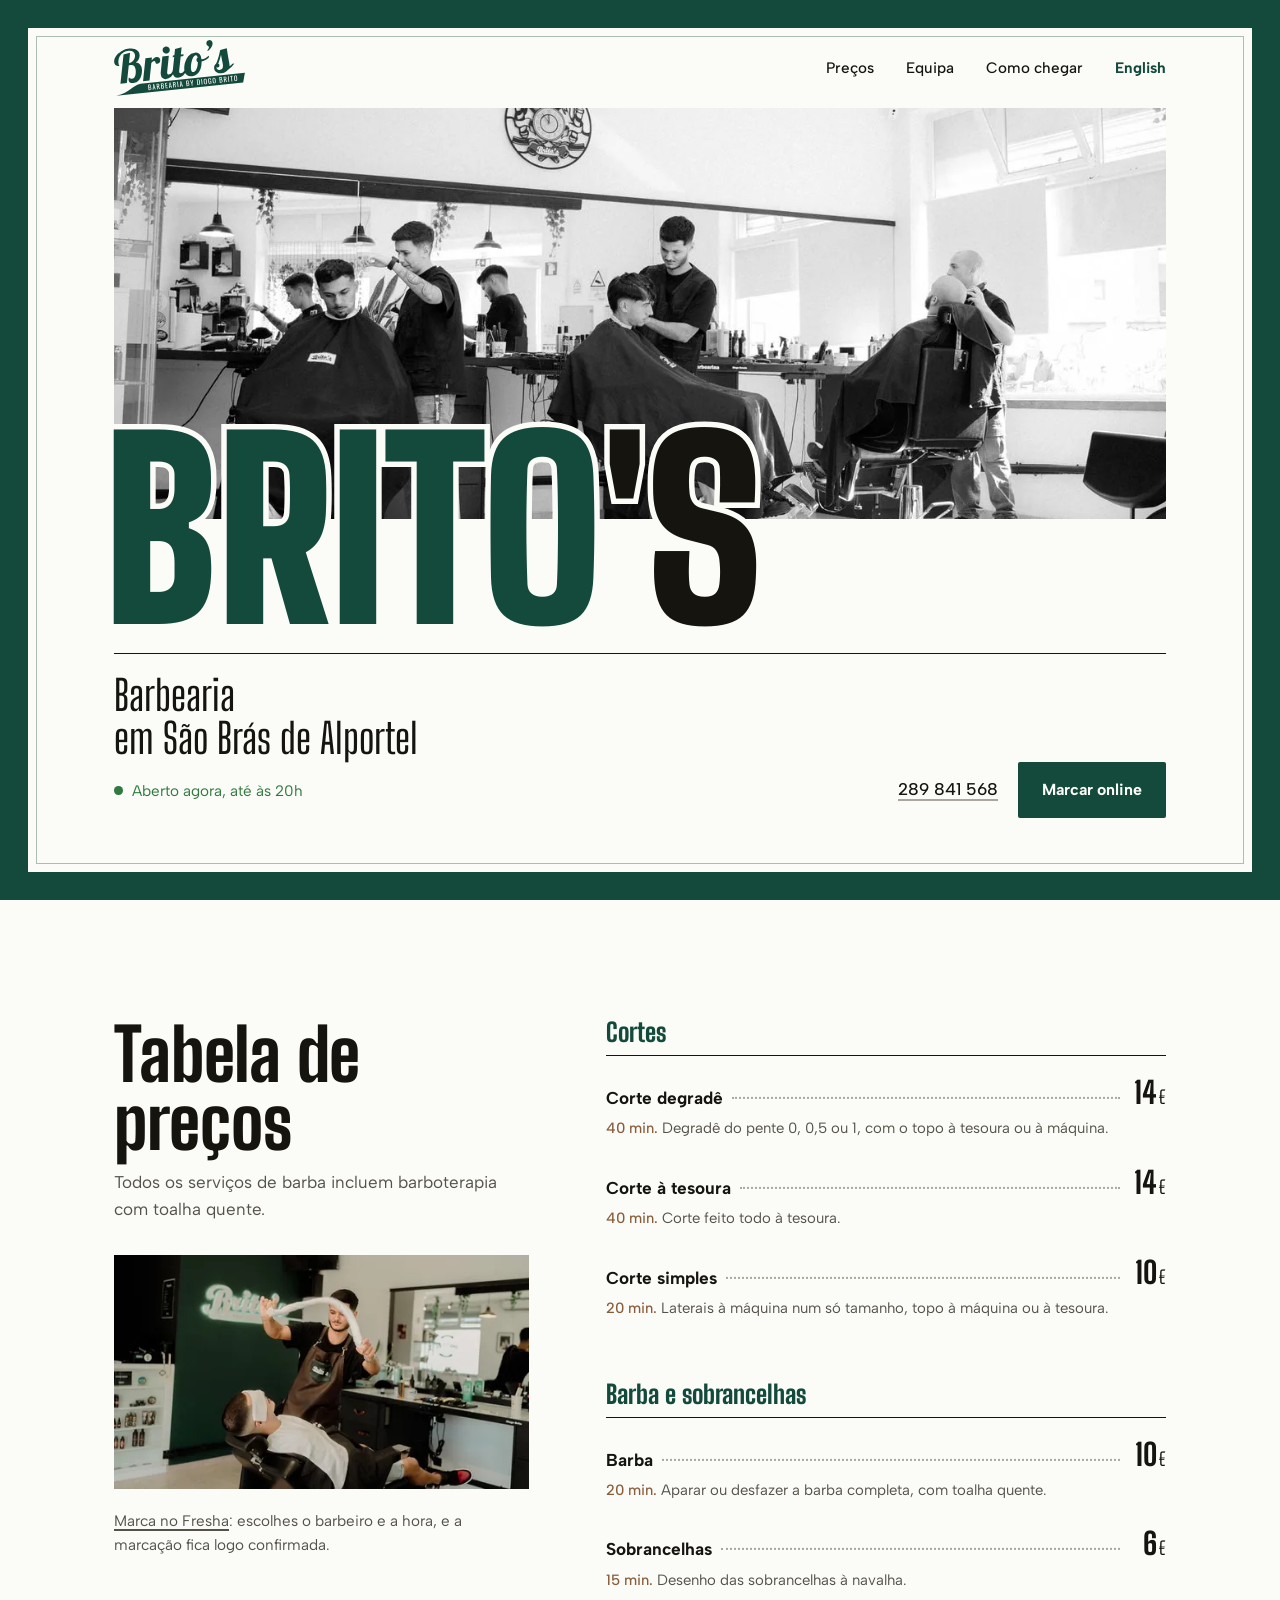
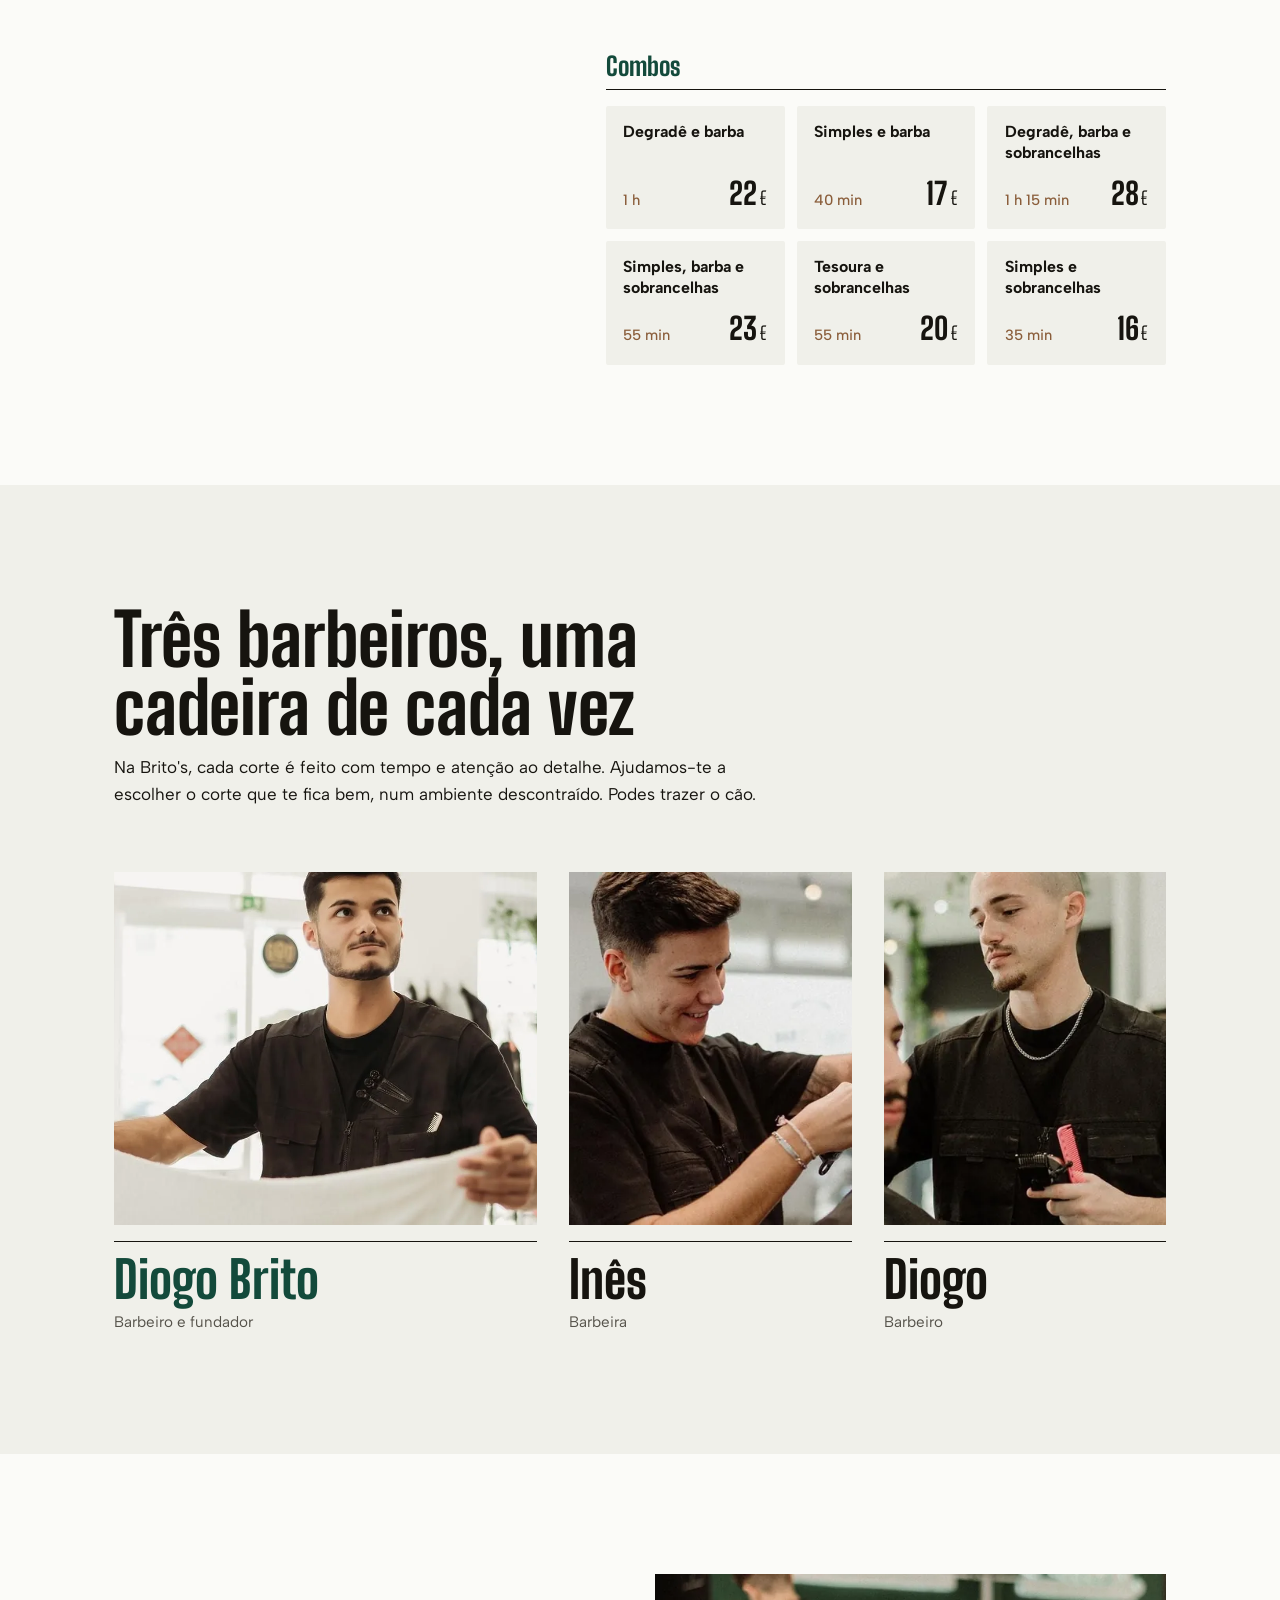
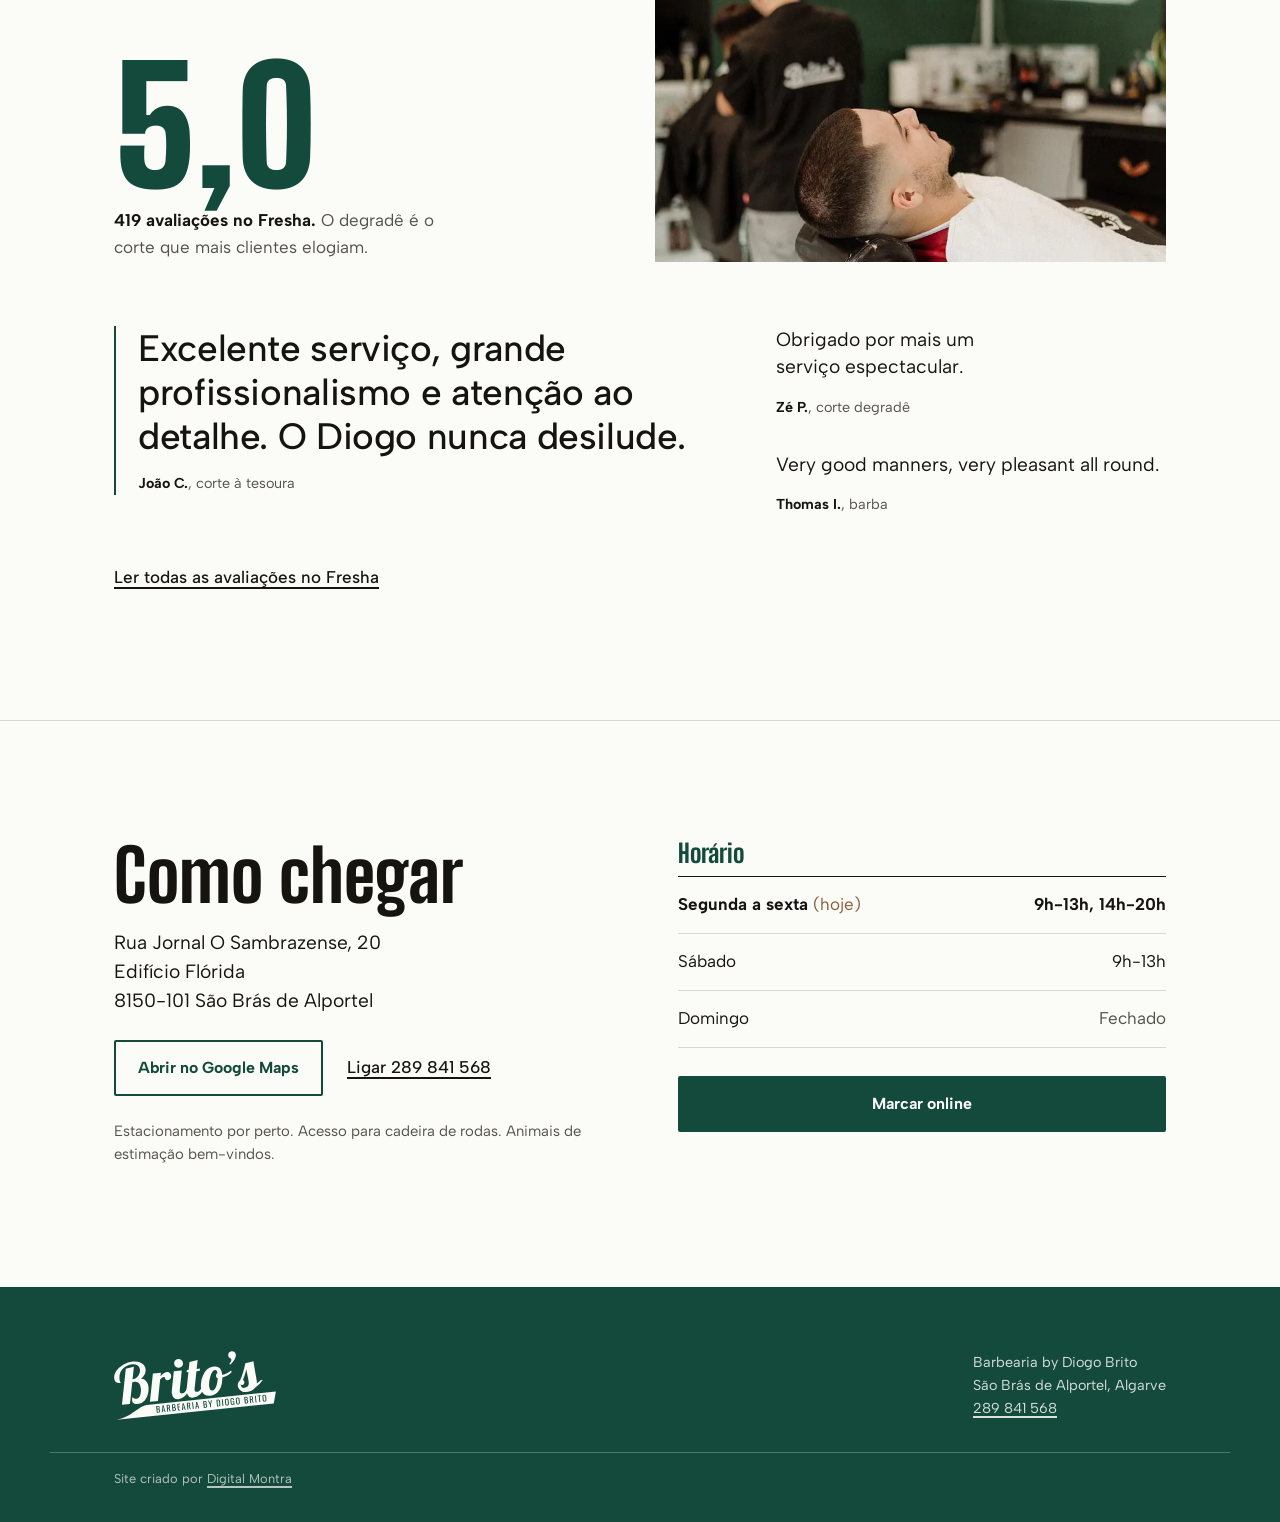
<file: public/index.html>
<!doctype html>
<html lang="pt-PT">
<head>
<meta charset="utf-8">
<meta name="viewport" content="width=device-width, initial-scale=1">
<title>Brito's Barbearia - São Brás de Alportel</title>
<meta name="description" content="Barbearia em São Brás de Alportel. Cortes degradê, à tesoura, barba com toalha quente e sobrancelhas. Marcação online.">
<meta name="theme-color" content="#134A3B" media="(prefers-color-scheme: light)">
<meta name="theme-color" content="#1F6B54" media="(prefers-color-scheme: dark)">
<meta property="og:type" content="website">
<meta property="og:locale" content="pt_PT">
<meta property="og:locale:alternate" content="en_GB">
<meta property="og:site_name" content="Brito's Barbearia">
<meta property="og:title" content="Brito's Barbearia - São Brás de Alportel">
<meta property="og:description" content="Cortes degradê, à tesoura, barba com toalha quente e sobrancelhas. Marcação online.">
<link rel="icon" href="favicon.svg" type="image/svg+xml">
<link rel="alternate" hreflang="pt-PT" href="./">
<link rel="alternate" hreflang="en" href="en/">
<link rel="preload" href="fontes/big-shoulders-display-latin-900-normal.woff2" as="font" type="font/woff2" crossorigin>
<link rel="preload" href="fontes/albert-sans-latin-400-normal.woff2" as="font" type="font/woff2" crossorigin>
<link rel="stylesheet" href="estilo.css">
<script type="application/ld+json">
{
  "@context": "https://schema.org",
  "@type": "HairSalon",
  "name": "Brito's Barbearia",
  "alternateName": "Barbearia by Diogo Brito",
  "address": {
    "@type": "PostalAddress",
    "streetAddress": "Rua Jornal O Sambrazense, 20, Edifício Flórida",
    "postalCode": "8150-101",
    "addressLocality": "São Brás de Alportel",
    "addressRegion": "Algarve",
    "addressCountry": "PT"
  },
  "geo": {
    "@type": "GeoCoordinates",
    "latitude": 37.15465,
    "longitude": -7.88982
  },
  "telephone": "+351 289 841 568",
  "openingHoursSpecification": [
    {
      "@type": "OpeningHoursSpecification",
      "dayOfWeek": [
        "Monday",
        "Tuesday",
        "Wednesday",
        "Thursday",
        "Friday"
      ],
      "opens": "09:00:00",
      "closes": "13:00:00"
    },
    {
      "@type": "OpeningHoursSpecification",
      "dayOfWeek": [
        "Monday",
        "Tuesday",
        "Wednesday",
        "Thursday",
        "Friday"
      ],
      "opens": "14:00:00",
      "closes": "20:00:00"
    },
    {
      "@type": "OpeningHoursSpecification",
      "dayOfWeek": "Saturday",
      "opens": "09:00:00",
      "closes": "13:00:00"
    }
  ],
  "priceRange": "6-28 €",
  "founder": {
    "@type": "Person",
    "name": "Diogo Brito"
  },
  "sameAs": [
    "https://www.fresha.com/a/britos-barbearia-sao-bras-de-alportel-sao-bras-de-alportel-rua-jornal-o-sambrazense-u63k7c5z",
    "https://maps.app.goo.gl/cMUVT2u6RegQSmqG8"
  ]
}
</script>
</head>
<body>
<a class="saltar" href="#conteudo">Saltar para o conteúdo</a>

<header class="fachada">
  <div class="topo">
    <a class="marca-link" href="#"><picture><source srcset="img/logo-branco.svg" media="(prefers-color-scheme: dark)"><img src="img/logo-verde.svg" width="124" height="53" alt="Brito's, Barbearia by Diogo Brito"></picture></a>
    <nav aria-label="Principal">
      <a href="#precos">Preços</a>
      <a href="#equipa" class="opc">Equipa</a>
      <a href="#visitar" class="opc-xs">Como chegar</a>
      <a href="en/" class="idioma" hreflang="en" lang="en">English</a>
    </nav>
  </div>

  <div class="vitrine">
    <picture><source srcset="img/foto-1.webp" type="image/webp"><img src="img/foto-1.jpg" width="1280" height="720" fetchpriority="high"
         alt="Interior da Brito's: três barbeiros a cortar o cabelo a clientes, frente ao espelho comprido."></picture>
  </div>

  <div class="letreiro">
    <h1>Brito<span class="aps">'s</span></h1>
    <div class="sub">
      <div>
        <p class="oficio">Barbearia em&nbsp;São&nbsp;Brás&nbsp;de&nbsp;Alportel</p>
        <p class="estado" id="estado" aria-live="polite">Seg. a sex. 9h-13h e 14h-20h. Sáb. 9h-13h.</p>
      </div>
      <div class="acoes">
        <a class="tel" href="tel:+351289841568">289 841 568</a>
        <a class="btn" href="https://www.fresha.com/a/britos-barbearia-sao-bras-de-alportel-sao-bras-de-alportel-rua-jornal-o-sambrazense-u63k7c5z" target="_blank" rel="noopener">Marcar online<span class="sr-only"> (abre noutra janela)</span></a>
      </div>
    </div>
  </div>
</header>

<div class="barra-fixa" id="barra-fixa">
  <div class="wrap">
    <a class="marca-link" href="#" tabindex="-1" aria-hidden="true"><picture><source srcset="img/logo-branco.svg" media="(prefers-color-scheme: dark)"><img src="img/logo-verde.svg" width="103" height="44" alt=""></picture></a>
    <div class="acoes-fixa">
      <a class="tel" href="tel:+351289841568">289 841 568</a>
      <a class="btn" href="https://www.fresha.com/a/britos-barbearia-sao-bras-de-alportel-sao-bras-de-alportel-rua-jornal-o-sambrazense-u63k7c5z" target="_blank" rel="noopener">Marcar online<span class="sr-only"> (abre noutra janela)</span></a>
    </div>
  </div>
</div>

<main id="conteudo" tabindex="-1">
  <section id="precos">
    <div class="wrap tabela-grid">
      <div class="cabeca">
        <h2 class="titulo">Tabela de preços</h2>
        <p class="intro">Todos os serviços de barba incluem barboterapia com toalha quente.</p>
        <picture><source srcset="img/foto-2-480.webp 480w, img/foto-2-800.webp 800w, img/foto-2.webp 1280w" sizes="(min-width: 1180px) 410px, (min-width: 861px) 35vw, 92vw" type="image/webp"><img class="foto" src="img/foto-2.jpg" width="1280" height="720" loading="lazy"
             alt="Barbeiro de avental de couro estende uma toalha quente sobre um cliente reclinado."></picture>
        <p class="nota"><a href="https://www.fresha.com/a/britos-barbearia-sao-bras-de-alportel-sao-bras-de-alportel-rua-jornal-o-sambrazense-u63k7c5z" target="_blank" rel="noopener">Marca no Fresha<span class="sr-only"> (abre noutra janela)</span></a>: escolhes o barbeiro e a hora, e a marcação fica logo confirmada.</p>
      </div>

      <div>
        <div class="grupo">
          <h3>Cortes</h3>
          <div class="servico">
            <div class="linha"><span class="nome">Corte degradê</span><span class="pontos"></span><span class="preco">14<small>€</small></span></div>
            <p class="det"><span class="min">40 min.</span> Degradê do pente 0, 0,5 ou 1, com o topo à tesoura ou à máquina.</p>
          </div>
          <div class="servico">
            <div class="linha"><span class="nome">Corte à tesoura</span><span class="pontos"></span><span class="preco">14<small>€</small></span></div>
            <p class="det"><span class="min">40 min.</span> Corte feito todo à tesoura.</p>
          </div>
          <div class="servico">
            <div class="linha"><span class="nome">Corte simples</span><span class="pontos"></span><span class="preco">10<small>€</small></span></div>
            <p class="det"><span class="min">20 min.</span> Laterais à máquina num só tamanho, topo à máquina ou à tesoura.</p>
          </div>
        </div>

        <div class="grupo">
          <h3>Barba e sobrancelhas</h3>
          <div class="servico">
            <div class="linha"><span class="nome">Barba</span><span class="pontos"></span><span class="preco">10<small>€</small></span></div>
            <p class="det"><span class="min">20 min.</span> Aparar ou desfazer a barba completa, com toalha quente.</p>
          </div>
          <div class="servico">
            <div class="linha"><span class="nome">Sobrancelhas</span><span class="pontos"></span><span class="preco">6<small>€</small></span></div>
            <p class="det"><span class="min">15 min.</span> Desenho das sobrancelhas à navalha.</p>
          </div>
        </div>

        <div class="grupo">
          <h3>Combos</h3>
          <ul class="combos">
            <li><span class="nome">Degradê e barba</span><span class="pe"><span class="min">1 h</span><span class="preco">22<small>€</small></span></span></li>
            <li><span class="nome">Simples e barba</span><span class="pe"><span class="min">40 min</span><span class="preco">17<small>€</small></span></span></li>
            <li><span class="nome">Degradê, barba e sobrancelhas</span><span class="pe"><span class="min">1 h 15 min</span><span class="preco">28<small>€</small></span></span></li>
            <li><span class="nome">Simples, barba e sobrancelhas</span><span class="pe"><span class="min">55 min</span><span class="preco">23<small>€</small></span></span></li>
            <li><span class="nome">Tesoura e sobrancelhas</span><span class="pe"><span class="min">55 min</span><span class="preco">20<small>€</small></span></span></li>
            <li><span class="nome">Simples e sobrancelhas</span><span class="pe"><span class="min">35 min</span><span class="preco">16<small>€</small></span></span></li>
          </ul>
        </div>
      </div>
    </div>
  </section>

  <section id="equipa" class="equipa">
    <div class="wrap sobre">
      <h2 class="titulo">Três barbeiros, uma cadeira de cada vez</h2>
      <p>Na Brito's, cada corte é feito com tempo e atenção ao detalhe. Ajudamos-te a escolher o corte que te fica bem, num ambiente descontraído. Podes trazer o cão.</p>
    </div>
    <ul class="wrap barbeiros">
      <li class="fundador">
        <picture><source srcset="img/foto-6.webp" type="image/webp"><img src="img/foto-6.jpg" width="1200" height="675" loading="lazy"
             alt="Diogo Brito, de farda preta, estende uma toalha branca na barbearia."></picture>
        <span class="n">Diogo Brito</span><span class="f">Barbeiro e fundador</span>
      </li>
      <li>
        <picture><source srcset="img/foto-7-480.webp 480w, img/foto-7-800.webp 800w, img/foto-7.webp 1200w" sizes="(min-width: 1180px) 630px, (min-width: 861px) 54vw, 97vw" type="image/webp"><img src="img/foto-7.jpg" width="1200" height="675" loading="lazy"
             alt="Inês, sorridente, faz um degradê à máquina a um cliente."></picture>
        <span class="n">Inês</span><span class="f">Barbeira</span>
      </li>
      <li>
        <picture><source srcset="img/foto-8-480.webp 480w, img/foto-8-800.webp 800w, img/foto-8.webp 1200w" sizes="(min-width: 1180px) 630px, (min-width: 861px) 54vw, 97vw" type="image/webp"><img src="img/foto-8.jpg" width="1200" height="675" loading="lazy"
             alt="Diogo, de pé atrás de um cliente, com a máquina e um pente na mão."></picture>
        <span class="n">Diogo</span><span class="f">Barbeiro</span>
      </li>
    </ul>
  </section>

  <section id="opinioes">
    <div class="wrap">
      <h2 class="sr-only">Opiniões</h2>
      <div class="opinioes-topo">
        <div class="nota-grande">
          <span class="valor">5,0</span>
          <p><strong>419 avaliações no Fresha.</strong> O degradê é o corte que mais clientes elogiam.</p>
        </div>
        <picture><source srcset="img/foto-9-480.webp 480w, img/foto-9-800.webp 800w, img/foto-9.webp 1200w" sizes="(min-width: 1180px) 500px, (min-width: 861px) 43vw, 92vw" type="image/webp"><img class="foto" src="img/foto-9.jpg" width="1200" height="675" loading="lazy"
             alt="Cliente reclinado na cadeira com um degradê acabado de fazer, em frente à parede verde da barbearia."></picture>
      </div>
      <ul class="citacoes">
        <li><blockquote>
          <p>Excelente serviço, grande profissionalismo e atenção ao detalhe. O Diogo nunca desilude.</p>
          <footer><b>João C.</b>, corte à tesoura</footer>
        </blockquote></li>
        <li><blockquote>
          <p>Obrigado por mais um serviço espectacular.</p>
          <footer><b>Zé P.</b>, corte degradê</footer>
        </blockquote></li>
        <li><blockquote>
          <p>Very good manners, very pleasant all round.</p>
          <footer><b>Thomas I.</b>, barba</footer>
        </blockquote></li>
      </ul>
      <p class="mais"><a href="https://www.fresha.com/a/britos-barbearia-sao-bras-de-alportel-sao-bras-de-alportel-rua-jornal-o-sambrazense-u63k7c5z" target="_blank" rel="noopener">Ler todas as avaliações no Fresha<span class="sr-only"> (abre noutra janela)</span></a></p>
    </div>
  </section>

  <section id="visitar" class="visitar">
    <div class="wrap visitar-grid">
      <div>
        <h2 class="titulo">Como chegar</h2>
        <address>
          Rua Jornal O Sambrazense, 20<br>
          Edifício Flórida<br>
          8150-101 São&nbsp;Brás&nbsp;de&nbsp;Alportel
        </address>
        <div class="links-visita">
          <a class="btn btn-sec" href="https://maps.app.goo.gl/cMUVT2u6RegQSmqG8" target="_blank" rel="noopener">Abrir no Google Maps<span class="sr-only"> (abre noutra janela)</span></a>
          <a href="tel:+351289841568">Ligar 289 841 568</a>
        </div>
        <p class="extras">Estacionamento por perto. Acesso para cadeira de rodas. Animais de estimação bem-vindos.</p>
      </div>

      <div class="horario-col">
        <table class="horario" id="horario">
          <caption>Horário</caption>
          <tbody>
            <tr data-dias="1 2 3 4 5"><th scope="row">Segunda a sexta</th><td><span class="faixa">9h-13h,</span> <span class="faixa">14h-20h</span></td></tr>
            <tr data-dias="6"><th scope="row">Sábado</th><td>9h-13h</td></tr>
            <tr data-dias="0"><th scope="row">Domingo</th><td class="fechado">Fechado</td></tr>
          </tbody>
        </table>
        <a class="btn reservar-fim" href="https://www.fresha.com/a/britos-barbearia-sao-bras-de-alportel-sao-bras-de-alportel-rua-jornal-o-sambrazense-u63k7c5z" target="_blank" rel="noopener">Marcar online<span class="sr-only"> (abre noutra janela)</span></a>
      </div>
    </div>
  </section>
</main>

<footer class="rodape">
  <div class="wrap">
    <img class="marca" src="img/logo-branco.svg" width="325" height="139" alt="Brito's" loading="lazy">
    <p>Barbearia by Diogo Brito<br>São&nbsp;Brás&nbsp;de&nbsp;Alportel, Algarve<br><a href="tel:+351289841568">289 841 568</a></p>
  </div>
  <div class="wrap credito">
    <p>Site criado por <a href="https://digitalmontra.pt/" target="_blank" rel="noopener">Digital Montra<span class="sr-only"> (abre noutra janela)</span></a></p>
  </div>
</footer>

<script>
  // Estado em tempo real, sempre na hora de Lisboa
  (function () {
    const horario = {
      1: [[9, 13], [14, 20]], 2: [[9, 13], [14, 20]], 3: [[9, 13], [14, 20]],
      4: [[9, 13], [14, 20]], 5: [[9, 13], [14, 20]], 6: [[9, 13]], 0: []
    };
    const dias = ["domingo", "segunda", "terça", "quarta", "quinta", "sexta", "sábado"];

    function agoraLisboa() {
      const p = new Intl.DateTimeFormat("en-GB", {
        timeZone: "Europe/Lisbon", weekday: "short", hour: "2-digit", minute: "2-digit", hourCycle: "h23"
      }).formatToParts(new Date());
      const get = t => p.find(x => x.type === t).value;
      const d = ["Sun", "Mon", "Tue", "Wed", "Thu", "Fri", "Sat"].indexOf(get("weekday"));
      return { d, h: +get("hour") + +get("minute") / 60 };
    }

    function proximaAbertura(d, h) {
      for (let i = 0; i < 8; i++) {
        const dia = (d + i) % 7;
        for (const [a] of horario[dia]) {
          if (i > 0 || a > h) {
            const quando = i === 0 ? "hoje" : i === 1 ? "amanhã" : dia === 1 ? "segunda-feira" : dias[dia];
            return `Abre ${quando} às ${a}h`;
          }
        }
      }
    }

    function atualizar() {
      const { d, h } = agoraLisboa();
      const el = document.getElementById("estado");
      const aberto = horario[d].find(([a, f]) => h >= a && h < f);
      el.classList.toggle("aberto", !!aberto);
      const texto = aberto
        ? `Aberto agora, até às ${aberto[1]}h`
        : `Fechado agora. ${proximaAbertura(d, h)}`;
      // aria-live: rewriting the same text every minute would re-announce it
      if (el.textContent !== texto) el.textContent = texto;
      document.querySelectorAll("#horario tr").forEach(tr =>
        tr.classList.toggle("hoje", tr.dataset.dias.split(" ").includes(String(d))));
    }

    atualizar();
    setInterval(atualizar, 60000);
  })();
</script>
<script src="barra-fixa.js" defer></script>
</body>
</html>
</file>
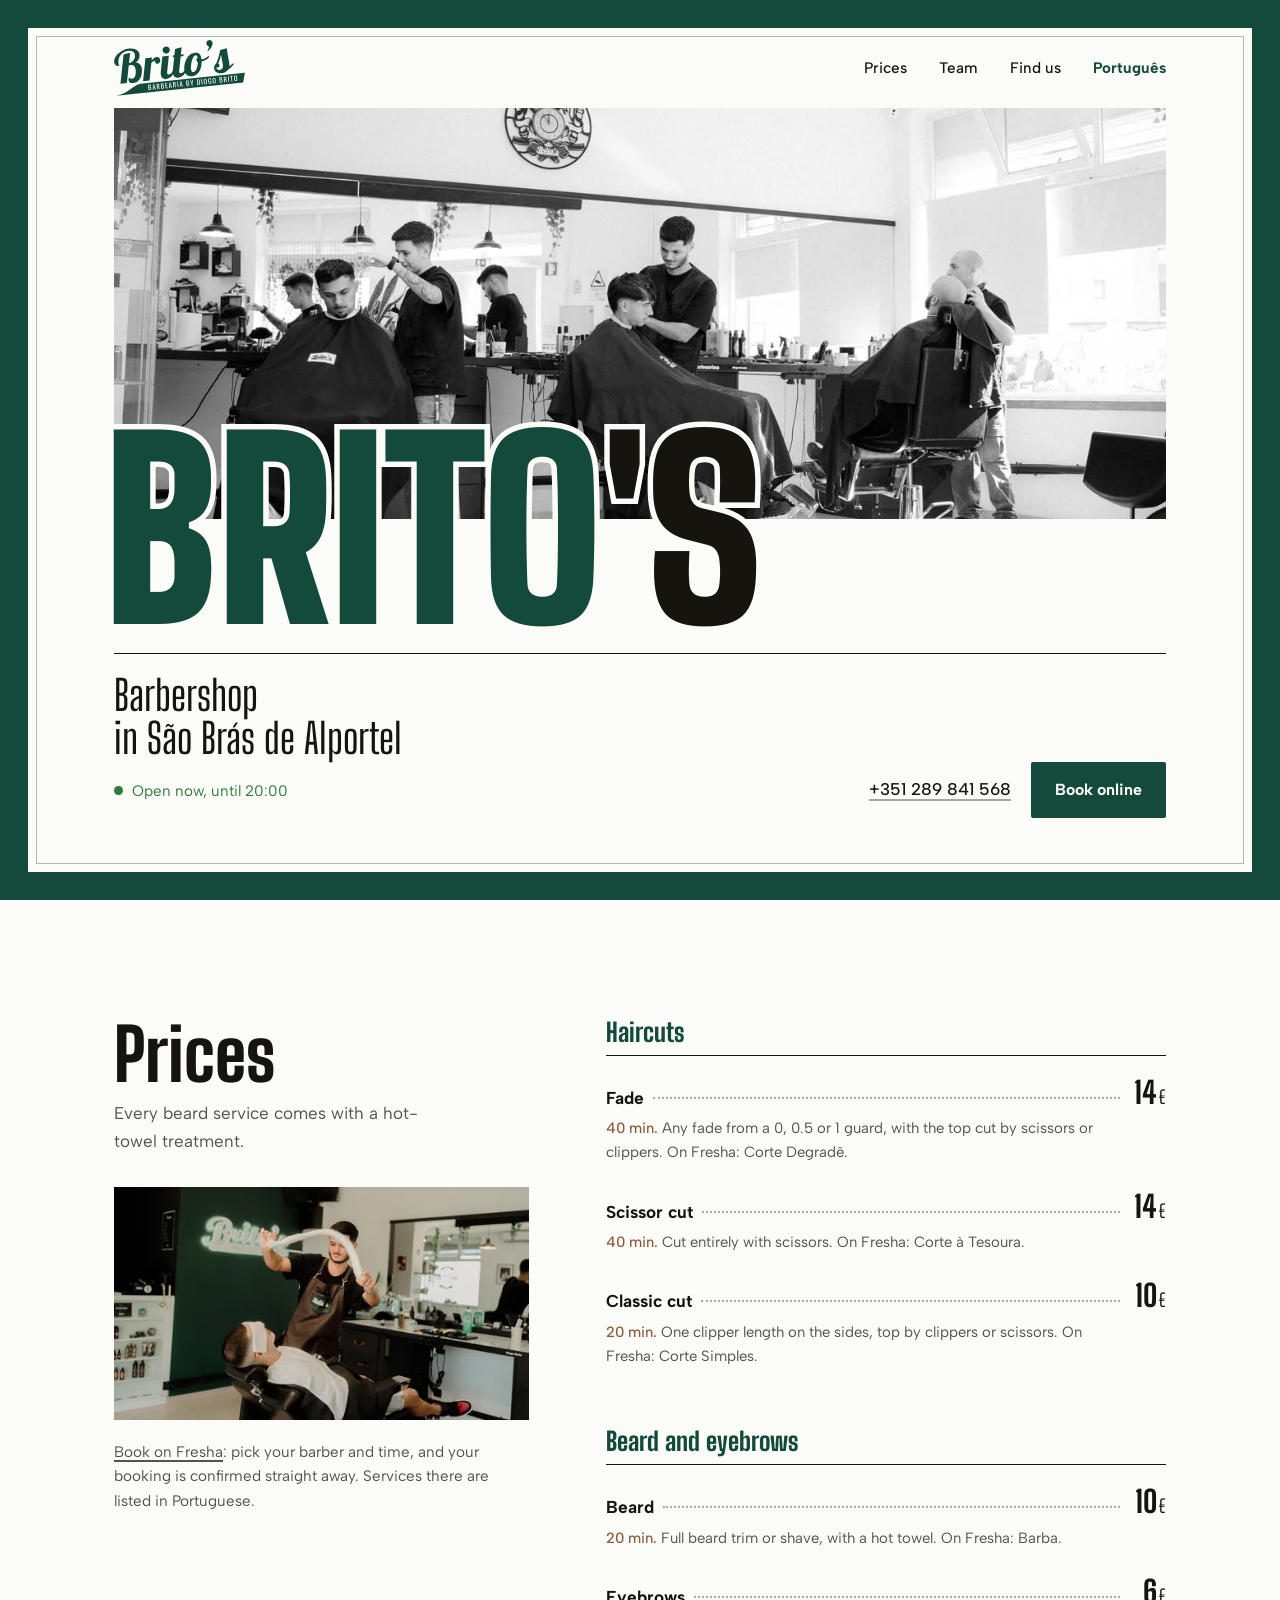
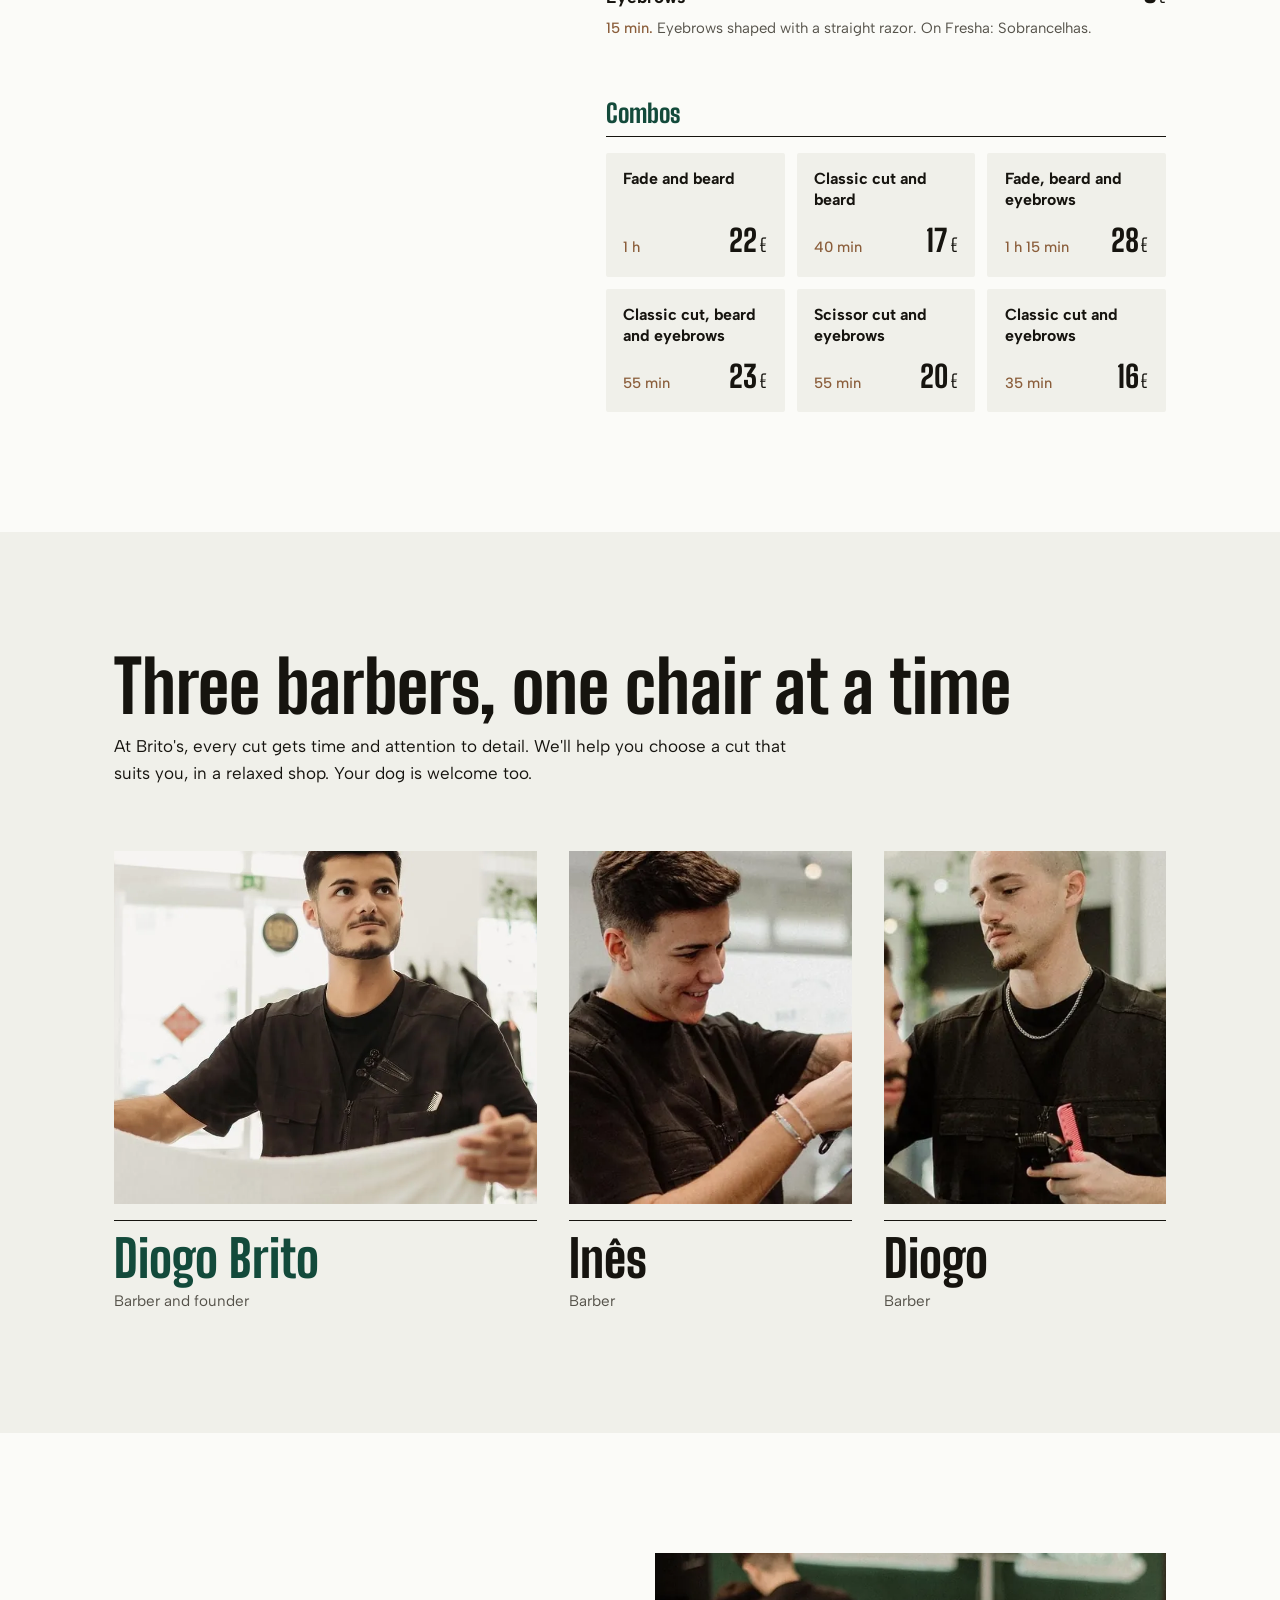
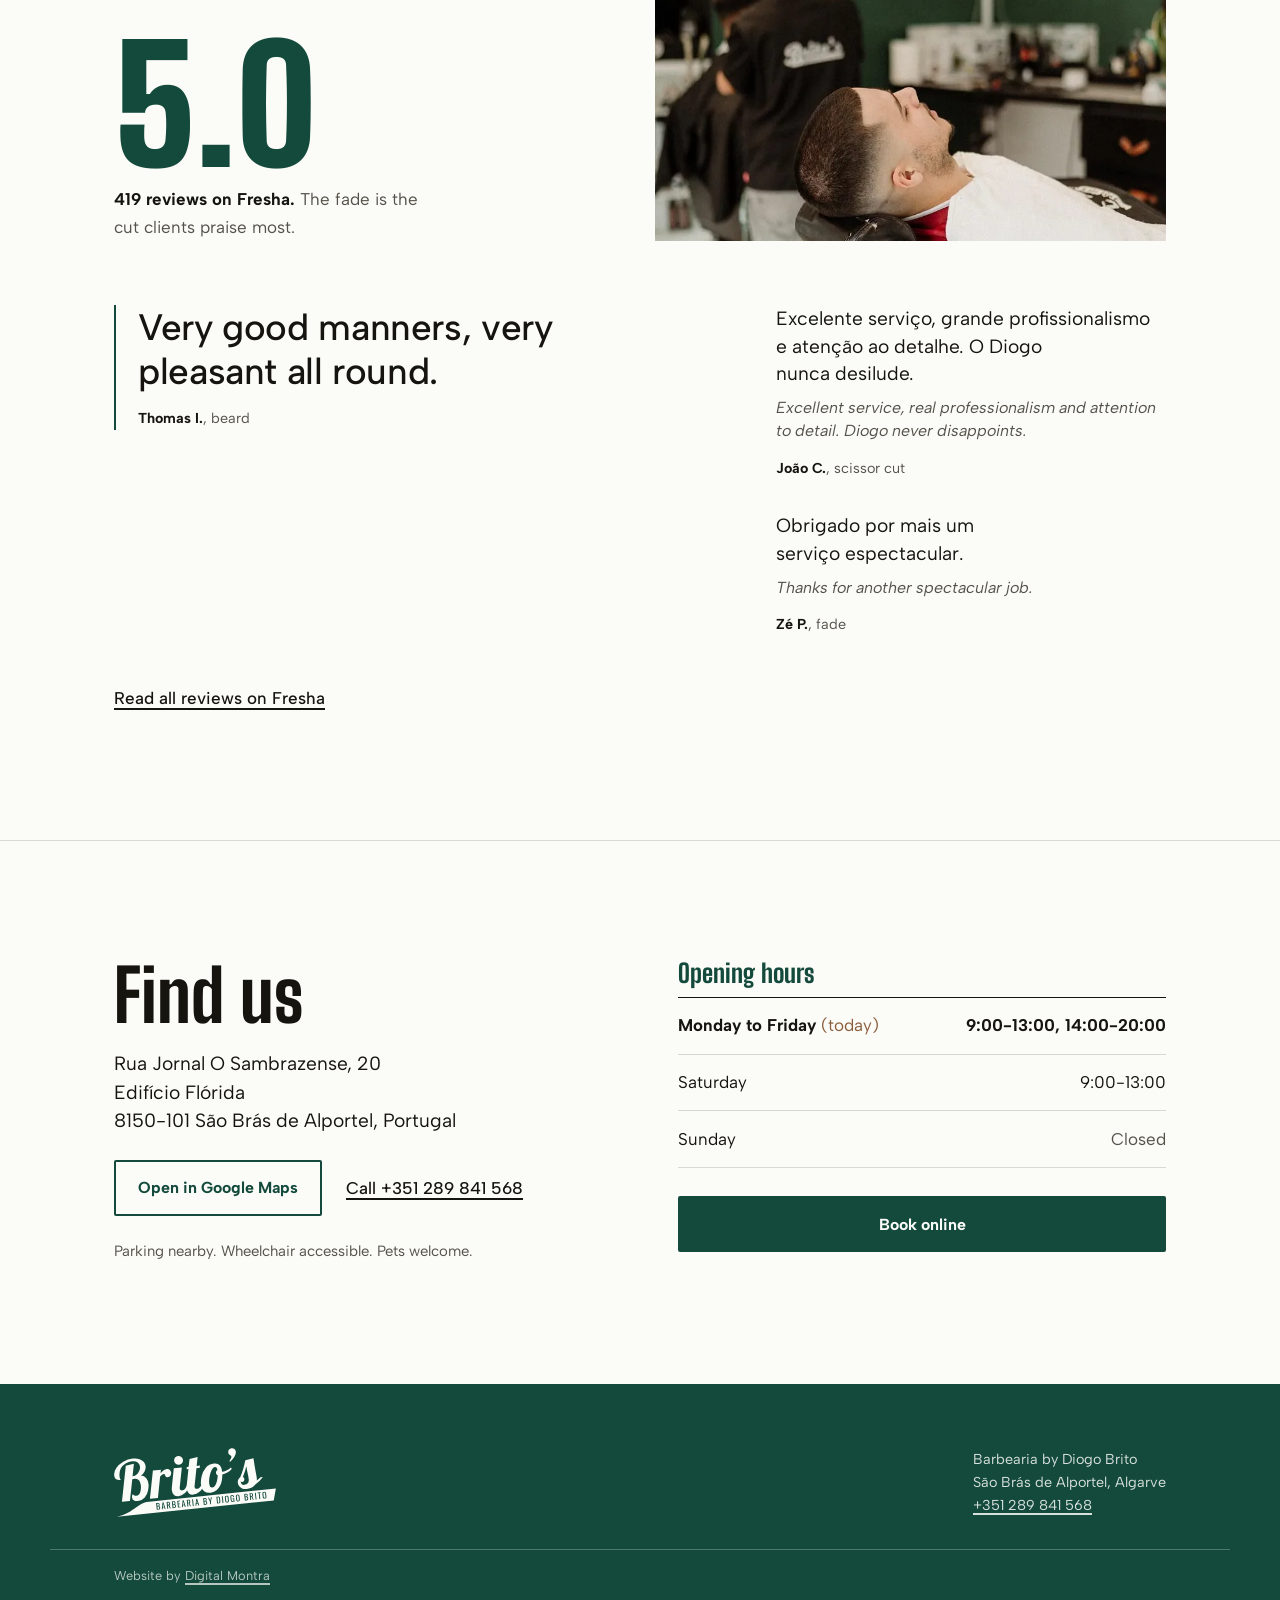
<file: public/en/index.html>
<!doctype html>
<html lang="en">
<head>
<meta charset="utf-8">
<meta name="viewport" content="width=device-width, initial-scale=1">
<title>Brito's Barbershop - São Brás de Alportel</title>
<meta name="description" content="Barbershop in São Brás de Alportel, Algarve. Fades, scissor cuts, hot-towel beard trims and eyebrows. Book online.">
<meta name="theme-color" content="#134A3B" media="(prefers-color-scheme: light)">
<meta name="theme-color" content="#1F6B54" media="(prefers-color-scheme: dark)">
<meta property="og:type" content="website">
<meta property="og:locale" content="en_GB">
<meta property="og:locale:alternate" content="pt_PT">
<meta property="og:site_name" content="Brito's Barbearia">
<meta property="og:title" content="Brito's Barbershop - São Brás de Alportel">
<meta property="og:description" content="Fades, scissor cuts, hot-towel beard trims and eyebrows. Book online.">
<link rel="icon" href="../favicon.svg" type="image/svg+xml">
<link rel="alternate" hreflang="pt-PT" href="../">
<link rel="alternate" hreflang="en" href="./">
<link rel="preload" href="../fontes/big-shoulders-display-latin-900-normal.woff2" as="font" type="font/woff2" crossorigin>
<link rel="preload" href="../fontes/albert-sans-latin-400-normal.woff2" as="font" type="font/woff2" crossorigin>
<link rel="stylesheet" href="../estilo.css">
<script type="application/ld+json">
{
  "@context": "https://schema.org",
  "@type": "HairSalon",
  "name": "Brito's Barbearia",
  "alternateName": "Barbearia by Diogo Brito",
  "address": {
    "@type": "PostalAddress",
    "streetAddress": "Rua Jornal O Sambrazense, 20, Edifício Flórida",
    "postalCode": "8150-101",
    "addressLocality": "São Brás de Alportel",
    "addressRegion": "Algarve",
    "addressCountry": "PT"
  },
  "geo": {
    "@type": "GeoCoordinates",
    "latitude": 37.15465,
    "longitude": -7.88982
  },
  "telephone": "+351 289 841 568",
  "openingHoursSpecification": [
    {
      "@type": "OpeningHoursSpecification",
      "dayOfWeek": [
        "Monday",
        "Tuesday",
        "Wednesday",
        "Thursday",
        "Friday"
      ],
      "opens": "09:00:00",
      "closes": "13:00:00"
    },
    {
      "@type": "OpeningHoursSpecification",
      "dayOfWeek": [
        "Monday",
        "Tuesday",
        "Wednesday",
        "Thursday",
        "Friday"
      ],
      "opens": "14:00:00",
      "closes": "20:00:00"
    },
    {
      "@type": "OpeningHoursSpecification",
      "dayOfWeek": "Saturday",
      "opens": "09:00:00",
      "closes": "13:00:00"
    }
  ],
  "priceRange": "6-28 €",
  "founder": {
    "@type": "Person",
    "name": "Diogo Brito"
  },
  "sameAs": [
    "https://www.fresha.com/a/britos-barbearia-sao-bras-de-alportel-sao-bras-de-alportel-rua-jornal-o-sambrazense-u63k7c5z",
    "https://maps.app.goo.gl/cMUVT2u6RegQSmqG8"
  ]
}
</script>
</head>
<body>
<a class="saltar" href="#conteudo">Skip to content</a>

<header class="fachada">
  <div class="topo">
    <a class="marca-link" href="#"><picture><source srcset="../img/logo-branco.svg" media="(prefers-color-scheme: dark)"><img src="../img/logo-verde.svg" width="124" height="53" alt="Brito's, Barbearia by Diogo Brito"></picture></a>
    <nav aria-label="Main">
      <a href="#precos">Prices</a>
      <a href="#equipa" class="opc">Team</a>
      <a href="#visitar" class="opc-xs">Find us</a>
      <a href="../" class="idioma" hreflang="pt-PT" lang="pt-PT">Português</a>
    </nav>
  </div>

  <div class="vitrine">
    <picture><source srcset="../img/foto-1.webp" type="image/webp"><img src="../img/foto-1.jpg" width="1280" height="720" fetchpriority="high"
         alt="Inside Brito's: three barbers cutting clients' hair in front of the long mirror."></picture>
  </div>

  <div class="letreiro">
    <h1>Brito<span class="aps">'s</span></h1>
    <div class="sub">
      <div>
        <p class="oficio">Barbershop in&nbsp;São&nbsp;Brás&nbsp;de&nbsp;Alportel</p>
        <p class="estado" id="estado" aria-live="polite">Mon-Fri 9:00-13:00 and 14:00-20:00. Sat 9:00-13:00.</p>
      </div>
      <div class="acoes">
        <a class="tel" href="tel:+351289841568">+351 289 841 568</a>
        <a class="btn" href="https://www.fresha.com/a/britos-barbearia-sao-bras-de-alportel-sao-bras-de-alportel-rua-jornal-o-sambrazense-u63k7c5z" target="_blank" rel="noopener">Book online<span class="sr-only"> (opens in a new tab)</span></a>
      </div>
    </div>
  </div>
</header>

<div class="barra-fixa" id="barra-fixa">
  <div class="wrap">
    <a class="marca-link" href="#" tabindex="-1" aria-hidden="true"><picture><source srcset="../img/logo-branco.svg" media="(prefers-color-scheme: dark)"><img src="../img/logo-verde.svg" width="103" height="44" alt=""></picture></a>
    <div class="acoes-fixa">
      <a class="tel" href="tel:+351289841568">+351 289 841 568</a>
      <a class="btn" href="https://www.fresha.com/a/britos-barbearia-sao-bras-de-alportel-sao-bras-de-alportel-rua-jornal-o-sambrazense-u63k7c5z" target="_blank" rel="noopener">Book online<span class="sr-only"> (opens in a new tab)</span></a>
    </div>
  </div>
</div>

<main id="conteudo" tabindex="-1">
  <section id="precos">
    <div class="wrap tabela-grid">
      <div class="cabeca">
        <h2 class="titulo">Prices</h2>
        <p class="intro">Every beard service comes with a hot-towel treatment.</p>
        <picture><source srcset="../img/foto-2-480.webp 480w, ../img/foto-2-800.webp 800w, ../img/foto-2.webp 1280w" sizes="(min-width: 1180px) 410px, (min-width: 861px) 35vw, 92vw" type="image/webp"><img class="foto" src="../img/foto-2.jpg" width="1280" height="720" loading="lazy"
             alt="Barber in a leather apron lays a hot towel over a reclining client."></picture>
        <p class="nota"><a href="https://www.fresha.com/a/britos-barbearia-sao-bras-de-alportel-sao-bras-de-alportel-rua-jornal-o-sambrazense-u63k7c5z" target="_blank" rel="noopener">Book on Fresha<span class="sr-only"> (opens in a new tab)</span></a>: pick your barber and time, and your booking is confirmed straight away. Services there are listed in Portuguese.</p>
      </div>

      <div>
        <div class="grupo">
          <h3>Haircuts</h3>
          <div class="servico">
            <div class="linha"><span class="nome">Fade</span><span class="pontos"></span><span class="preco">14<small>€</small></span></div>
            <p class="det"><span class="min">40 min.</span> Any fade from a 0, 0.5 or 1 guard, with the top cut by scissors or clippers. On Fresha: <span lang="pt-PT">Corte Degradê</span>.</p>
          </div>
          <div class="servico">
            <div class="linha"><span class="nome">Scissor cut</span><span class="pontos"></span><span class="preco">14<small>€</small></span></div>
            <p class="det"><span class="min">40 min.</span> Cut entirely with scissors. On Fresha: <span lang="pt-PT">Corte à Tesoura</span>.</p>
          </div>
          <div class="servico">
            <div class="linha"><span class="nome">Classic cut</span><span class="pontos"></span><span class="preco">10<small>€</small></span></div>
            <p class="det"><span class="min">20 min.</span> One clipper length on the sides, top by clippers or scissors. On Fresha: <span lang="pt-PT">Corte Simples</span>.</p>
          </div>
        </div>

        <div class="grupo">
          <h3>Beard and eyebrows</h3>
          <div class="servico">
            <div class="linha"><span class="nome">Beard</span><span class="pontos"></span><span class="preco">10<small>€</small></span></div>
            <p class="det"><span class="min">20 min.</span> Full beard trim or shave, with a hot towel. On Fresha: <span lang="pt-PT">Barba</span>.</p>
          </div>
          <div class="servico">
            <div class="linha"><span class="nome">Eyebrows</span><span class="pontos"></span><span class="preco">6<small>€</small></span></div>
            <p class="det"><span class="min">15 min.</span> Eyebrows shaped with a straight razor. On Fresha: <span lang="pt-PT">Sobrancelhas</span>.</p>
          </div>
        </div>

        <div class="grupo">
          <h3>Combos</h3>
          <ul class="combos">
            <li><span class="nome">Fade and beard</span><span class="pe"><span class="min">1 h</span><span class="preco">22<small>€</small></span></span></li>
            <li><span class="nome">Classic cut and beard</span><span class="pe"><span class="min">40 min</span><span class="preco">17<small>€</small></span></span></li>
            <li><span class="nome">Fade, beard and eyebrows</span><span class="pe"><span class="min">1 h 15 min</span><span class="preco">28<small>€</small></span></span></li>
            <li><span class="nome">Classic cut, beard and eyebrows</span><span class="pe"><span class="min">55 min</span><span class="preco">23<small>€</small></span></span></li>
            <li><span class="nome">Scissor cut and eyebrows</span><span class="pe"><span class="min">55 min</span><span class="preco">20<small>€</small></span></span></li>
            <li><span class="nome">Classic cut and eyebrows</span><span class="pe"><span class="min">35 min</span><span class="preco">16<small>€</small></span></span></li>
          </ul>
        </div>
      </div>
    </div>
  </section>

  <section id="equipa" class="equipa">
    <div class="wrap sobre">
      <h2 class="titulo">Three barbers, one chair at a time</h2>
      <p>At Brito's, every cut gets time and attention to detail. We'll help you choose a cut that suits you, in a relaxed shop. Your dog is welcome too.</p>
    </div>
    <ul class="wrap barbeiros">
      <li class="fundador">
        <picture><source srcset="../img/foto-6.webp" type="image/webp"><img src="../img/foto-6.jpg" width="1200" height="675" loading="lazy"
             alt="Diogo Brito, in a black uniform, holds out a white towel in the shop."></picture>
        <span class="n">Diogo Brito</span><span class="f">Barber and founder</span>
      </li>
      <li>
        <picture><source srcset="../img/foto-7-480.webp 480w, ../img/foto-7-800.webp 800w, ../img/foto-7.webp 1200w" sizes="(min-width: 1180px) 630px, (min-width: 861px) 54vw, 97vw" type="image/webp"><img src="../img/foto-7.jpg" width="1200" height="675" loading="lazy"
             alt="Inês, smiling, gives a client a clipper fade."></picture>
        <span class="n">Inês</span><span class="f">Barber</span>
      </li>
      <li>
        <picture><source srcset="../img/foto-8-480.webp 480w, ../img/foto-8-800.webp 800w, ../img/foto-8.webp 1200w" sizes="(min-width: 1180px) 630px, (min-width: 861px) 54vw, 97vw" type="image/webp"><img src="../img/foto-8.jpg" width="1200" height="675" loading="lazy"
             alt="Diogo stands behind a client, holding clippers and a comb."></picture>
        <span class="n">Diogo</span><span class="f">Barber</span>
      </li>
    </ul>
  </section>

  <section id="opinioes">
    <div class="wrap">
      <h2 class="sr-only">Reviews</h2>
      <div class="opinioes-topo">
        <div class="nota-grande">
          <span class="valor">5.0</span>
          <p><strong>419 reviews on Fresha.</strong> The fade is the cut clients praise most.</p>
        </div>
        <picture><source srcset="../img/foto-9-480.webp 480w, ../img/foto-9-800.webp 800w, ../img/foto-9.webp 1200w" sizes="(min-width: 1180px) 500px, (min-width: 861px) 43vw, 92vw" type="image/webp"><img class="foto" src="../img/foto-9.jpg" width="1200" height="675" loading="lazy"
             alt="Client reclining in the chair with a fresh fade, in front of the shop's green wall."></picture>
      </div>
      <ul class="citacoes">
        <li><blockquote>
          <p>Very good manners, very pleasant all round.</p>
          <footer><b>Thomas I.</b>, beard</footer>
        </blockquote></li>
        <li><blockquote lang="pt-PT">
          <p>Excelente serviço, grande profissionalismo e atenção ao detalhe. O Diogo nunca desilude.</p>
          <p class="traducao" lang="en">Excellent service, real professionalism and attention to detail. Diogo never disappoints.</p>
          <footer lang="en"><b>João C.</b>, scissor cut</footer>
        </blockquote></li>
        <li><blockquote lang="pt-PT">
          <p>Obrigado por mais um serviço espectacular.</p>
          <p class="traducao" lang="en">Thanks for another spectacular job.</p>
          <footer lang="en"><b>Zé P.</b>, fade</footer>
        </blockquote></li>
      </ul>
      <p class="mais"><a href="https://www.fresha.com/a/britos-barbearia-sao-bras-de-alportel-sao-bras-de-alportel-rua-jornal-o-sambrazense-u63k7c5z" target="_blank" rel="noopener">Read all reviews on Fresha<span class="sr-only"> (opens in a new tab)</span></a></p>
    </div>
  </section>

  <section id="visitar" class="visitar">
    <div class="wrap visitar-grid">
      <div>
        <h2 class="titulo">Find us</h2>
        <address>
          Rua Jornal O Sambrazense, 20<br>
          Edifício Flórida<br>
          8150-101 São&nbsp;Brás&nbsp;de&nbsp;Alportel, Portugal
        </address>
        <div class="links-visita">
          <a class="btn btn-sec" href="https://maps.app.goo.gl/cMUVT2u6RegQSmqG8" target="_blank" rel="noopener">Open in Google Maps<span class="sr-only"> (opens in a new tab)</span></a>
          <a href="tel:+351289841568">Call +351 289 841 568</a>
        </div>
        <p class="extras">Parking nearby. Wheelchair accessible. Pets welcome.</p>
      </div>

      <div class="horario-col">
        <table class="horario" id="horario">
          <caption>Opening hours</caption>
          <tbody>
            <tr data-dias="1 2 3 4 5"><th scope="row">Monday to Friday</th><td><span class="faixa">9:00-13:00,</span> <span class="faixa">14:00-20:00</span></td></tr>
            <tr data-dias="6"><th scope="row">Saturday</th><td>9:00-13:00</td></tr>
            <tr data-dias="0"><th scope="row">Sunday</th><td class="fechado">Closed</td></tr>
          </tbody>
        </table>
        <a class="btn reservar-fim" href="https://www.fresha.com/a/britos-barbearia-sao-bras-de-alportel-sao-bras-de-alportel-rua-jornal-o-sambrazense-u63k7c5z" target="_blank" rel="noopener">Book online<span class="sr-only"> (opens in a new tab)</span></a>
      </div>
    </div>
  </section>
</main>

<footer class="rodape">
  <div class="wrap">
    <img class="marca" src="../img/logo-branco.svg" width="325" height="139" alt="Brito's" loading="lazy">
    <p>Barbearia by Diogo Brito<br>São&nbsp;Brás&nbsp;de&nbsp;Alportel, Algarve<br><a href="tel:+351289841568">+351 289 841 568</a></p>
  </div>
  <div class="wrap credito">
    <p>Website by <a href="https://digitalmontra.pt/" target="_blank" rel="noopener">Digital Montra<span class="sr-only"> (opens in a new tab)</span></a></p>
  </div>
</footer>

<script>
  // Live open/closed status, always in Lisbon time
  (function () {
    const hours = {
      1: [[9, 13], [14, 20]], 2: [[9, 13], [14, 20]], 3: [[9, 13], [14, 20]],
      4: [[9, 13], [14, 20]], 5: [[9, 13], [14, 20]], 6: [[9, 13]], 0: []
    };
    const days = ["Sunday", "Monday", "Tuesday", "Wednesday", "Thursday", "Friday", "Saturday"];
    const hh = h => `${h}:00`;

    function nowLisbon() {
      const p = new Intl.DateTimeFormat("en-GB", {
        timeZone: "Europe/Lisbon", weekday: "short", hour: "2-digit", minute: "2-digit", hourCycle: "h23"
      }).formatToParts(new Date());
      const get = t => p.find(x => x.type === t).value;
      const d = ["Sun", "Mon", "Tue", "Wed", "Thu", "Fri", "Sat"].indexOf(get("weekday"));
      return { d, h: +get("hour") + +get("minute") / 60 };
    }

    function nextOpening(d, h) {
      for (let i = 0; i < 8; i++) {
        const day = (d + i) % 7;
        for (const [a] of hours[day]) {
          if (i > 0 || a > h) {
            const when = i === 0 ? "today" : i === 1 ? "tomorrow" : `on ${days[day]}`;
            return `Opens ${when} at ${hh(a)}`;
          }
        }
      }
    }

    function update() {
      const { d, h } = nowLisbon();
      const el = document.getElementById("estado");
      const open = hours[d].find(([a, f]) => h >= a && h < f);
      el.classList.toggle("aberto", !!open);
      const text = open
        ? `Open now, until ${hh(open[1])}`
        : `Closed now. ${nextOpening(d, h)}`;
      // aria-live: rewriting the same text every minute would re-announce it
      if (el.textContent !== text) el.textContent = text;
      document.querySelectorAll("#horario tr").forEach(tr =>
        tr.classList.toggle("hoje", tr.dataset.dias.split(" ").includes(String(d))));
    }

    update();
    setInterval(update, 60000);
  })();
</script>
<script src="../barra-fixa.js" defer></script>
</body>
</html>
</file>
<file: public/estilo.css>
/* ---------- Fontes (self-hosted, OFL) ---------- */
@font-face { font-family: "Albert Sans"; font-style: normal; font-weight: 400; font-display: swap; src: url("fontes/albert-sans-latin-400-normal.woff2") format("woff2"); }
@font-face { font-family: "Albert Sans"; font-style: italic; font-weight: 400; font-display: swap; src: url("fontes/albert-sans-latin-400-italic.woff2") format("woff2"); }
@font-face { font-family: "Albert Sans"; font-style: normal; font-weight: 500; font-display: swap; src: url("fontes/albert-sans-latin-500-normal.woff2") format("woff2"); }
@font-face { font-family: "Albert Sans"; font-style: normal; font-weight: 700; font-display: swap; src: url("fontes/albert-sans-latin-700-normal.woff2") format("woff2"); }
@font-face { font-family: "Big Shoulders Display"; font-style: normal; font-weight: 500; font-display: swap; src: url("fontes/big-shoulders-display-latin-500-normal.woff2") format("woff2"); }
@font-face { font-family: "Big Shoulders Display"; font-style: normal; font-weight: 800; font-display: swap; src: url("fontes/big-shoulders-display-latin-800-normal.woff2") format("woff2"); }
@font-face { font-family: "Big Shoulders Display"; font-style: normal; font-weight: 900; font-display: swap; src: url("fontes/big-shoulders-display-latin-900-normal.woff2") format("woff2"); }

/* ---------- Tokens ----------
   Light: the whitewashed façade. Dark: the shop's bottle-green wall at night.
   --marca is the painted band (frame, buttons); --marca-texto is the brand
   green when it has to be read as text on the page background. */
:root {
  color-scheme: light dark;

  --fundo: #FBFBF8;
  --fundo-alt: #F0F0EA;
  --texto: #16140F;
  --texto-suave: #55524A;
  --marca: #134A3B;
  --marca-forte: #0C3529;
  --marca-texto: #134A3B;
  --sobre-marca: #FBFBF8;
  --rodape: #134A3B;
  --cortica: #8A5D3A;
  --linha: #D9D8D0;
  --linha-forte: #A9A79D;
  --ok: #2F7A3E;

  --sign: "Big Shoulders Display", "Arial Narrow", sans-serif;
  --text: "Albert Sans", system-ui, sans-serif;

  --barra-w: clamp(14px, 2.4vw, 28px);
  --gutter: clamp(16px, 5vw, 64px);
  --max: 1180px;
  --ease: cubic-bezier(.16, 1, .3, 1);
}
@media (prefers-color-scheme: dark) {
  :root {
    --fundo: #0E1613;
    --fundo-alt: #15201C;
    --texto: #ECEEE9;
    --texto-suave: #A7B0AA;
    --marca: #1F6B54;
    --marca-forte: #27806A;
    --marca-texto: #86C9AE;
    --sobre-marca: #FBFBF8;
    --rodape: #123F32;
    --cortica: #D6A57E;
    --linha: #26332E;
    --linha-forte: #4B5A53;
    --ok: #74CF8C;
  }
}

*, *::before, *::after { box-sizing: border-box; }
body {
  margin: 0;
  background: var(--fundo);
  color: var(--texto);
  font: 400 1.0625rem/1.6 var(--text);
  -webkit-font-smoothing: antialiased;
}
a {
  color: inherit;
  text-underline-offset: .22em;
  text-decoration-thickness: 1.5px;
}
::selection { background: var(--marca); color: var(--sobre-marca); }
html {
  caret-color: var(--marca-texto);
  scrollbar-color: var(--linha-forte) var(--fundo);
  scroll-padding-top: 5.5rem;
}
h1, h2, h3, .oficio { text-wrap: balance; }
p, blockquote { text-wrap: pretty; }
:focus-visible { outline: 3px solid var(--cortica); outline-offset: 3px; border-radius: 2px; }
.rodape :focus-visible { outline-color: var(--sobre-marca); }
@media (prefers-reduced-motion: no-preference) {
  html { scroll-behavior: smooth; }
}
.wrap { max-width: var(--max); margin: 0 auto; padding: 0 var(--gutter); }
/* Skip link: hidden until a keyboard user tabs to it */
.saltar {
  position: absolute;
  left: 1rem;
  top: 1rem;
  z-index: 20;
  padding: .75rem 1rem;
  background: var(--marca);
  color: var(--sobre-marca);
  font-weight: 700;
  text-decoration: none;
  border-radius: 2px;
  transform: translateY(-200%);
}
.saltar:focus { transform: none; }
main:focus { outline: none; }
.sr-only { position: absolute; width: 1px; height: 1px; overflow: hidden; clip: rect(0 0 0 0); white-space: nowrap; }

/* ---------- Fachada (hero) ---------- */
.fachada {
  position: relative;
  min-height: 100svh;
  display: flex;
  flex-direction: column;
  border: var(--barra-w) solid var(--marca);
  background: var(--fundo);
}
/* fine inner line, like the pencil edge of a painted band */
.fachada::after {
  content: "";
  position: absolute;
  inset: 8px;
  border: 1.5px solid var(--marca);
  pointer-events: none;
  opacity: .35;
}
/* Inside the full-width frame, hero content uses the same column as .wrap */
.topo, .letreiro {
  width: 100%;
  max-width: var(--max);
  margin-inline: auto;
}
.topo {
  display: flex;
  align-items: center;
  justify-content: space-between;
  gap: 1rem;
  padding: .75rem var(--gutter);
  position: relative;
  z-index: 1;
}
.marca-link {
  display: inline-flex;
  align-items: center;
  min-height: 44px;
  text-decoration: none;
}
.marca-link img { display: block; width: auto; height: clamp(44px, 6vw, 56px); }
.topo nav { display: flex; gap: clamp(.9rem, 3vw, 2rem); }
.topo nav a {
  white-space: nowrap;
  display: inline-flex;
  align-items: center;
  min-height: 44px;
  font-weight: 500;
  font-size: .95rem;
  text-decoration: underline transparent;
  text-decoration-thickness: 1.5px;
  text-underline-offset: .4em;
  transition: text-decoration-color .15s;
}
.topo nav a:hover { text-decoration-color: currentColor; }
.topo nav a.idioma { color: var(--marca-texto); font-weight: 700; }

/* the shop window: the real interior seen through the painted frame */
.vitrine {
  position: relative;
  flex: 1;
  min-height: 34svh;
  width: calc(100% - 2 * var(--gutter));
  max-width: calc(var(--max) - 2 * var(--gutter));
  margin-inline: auto;
  overflow: hidden;
  background: var(--fundo-alt);
}
.vitrine img {
  position: absolute;
  inset: 0;
  width: 100%;
  height: 100%;
  object-fit: cover;
  object-position: center 62%;
}
.letreiro {
  display: flex;
  flex-direction: column;
  padding: 0 var(--gutter) clamp(2rem, 6vh, 4rem);
  position: relative;
  z-index: 1;
}
.letreiro h1 {
  margin: -.34em 0 0;
  font: 900 clamp(5rem, 19vw, 16rem)/.78 var(--sign);
  -webkit-text-stroke: .045em var(--fundo);
  paint-order: stroke fill;
  letter-spacing: -.01em;
  text-transform: uppercase;
  color: var(--marca-texto);
  margin-left: -.04em;
}
.letreiro h1 .aps { color: var(--texto); }
.letreiro .sub {
  display: grid;
  grid-template-columns: 1fr auto;
  align-items: end;
  gap: 1.5rem 3rem;
  margin-top: clamp(1.25rem, 3vh, 2rem);
  padding-top: 1.25rem;
  border-top: 1.5px solid var(--texto);
}
.letreiro .oficio {
  margin: 0;
  font: 500 clamp(1.5rem, 3.4vw, 2.6rem)/1.05 var(--sign);
  /* wide enough for "em São Brás de Alportel", which never breaks (nbsp) */
  max-width: 24ch;
}
.acoes { display: flex; flex-wrap: wrap; gap: .75rem 1.25rem; align-items: center; justify-content: flex-end; }

.btn {
  display: inline-flex;
  align-items: center;
  justify-content: center;
  gap: .6rem;
  padding: .95rem 1.5rem;
  background: var(--marca);
  color: var(--sobre-marca);
  text-decoration: none;
  font-weight: 700;
  font-size: 1rem;
  white-space: nowrap;
  border-radius: 2px;
  transition: background-color .15s, color .15s, transform .1s;
}
.btn:hover { background: var(--marca-forte); }
.btn:active { transform: translateY(1px); }
.btn-sec {
  background: transparent;
  color: var(--marca-texto);
  box-shadow: inset 0 0 0 2px var(--marca-texto);
}
.btn-sec:hover { background: var(--marca); color: var(--sobre-marca); box-shadow: inset 0 0 0 2px var(--marca); }
.btn-sec:active { background: var(--marca-forte); }
.tel {
  display: inline-flex;
  align-items: center;
  min-height: 44px;
  font-weight: 500;
  text-decoration-color: var(--linha-forte);
}
.tel:hover { text-decoration-color: currentColor; }

/* Live open/closed state: the dot carries real meaning, so it stays */
.estado {
  display: inline-flex;
  align-items: center;
  gap: .55rem;
  margin-top: 1.1rem;
  font-size: .95rem;
  color: var(--texto-suave);
}
.estado::before {
  content: "";
  width: .55rem; height: .55rem; border-radius: 50%;
  background: var(--texto-suave);
}
.estado.aberto { color: var(--ok); }
.estado.aberto::before { background: var(--ok); }

/* ---------- Barra fixa de marcação ----------
   Appears once the hero's own booking button has scrolled away, and steps
   aside when the closing booking button is on screen. */
.barra-fixa {
  position: fixed;
  inset: 0 0 auto;
  z-index: 10;
  background: var(--fundo);
  border-bottom: 1px solid var(--linha);
  transform: translateY(-100%);
  visibility: hidden;
  transition: transform .35s var(--ease), visibility 0s linear .35s;
}
.barra-fixa.visivel {
  transform: none;
  visibility: visible;
  transition: transform .35s var(--ease), visibility 0s;
}
.barra-fixa .wrap {
  display: flex;
  align-items: center;
  justify-content: space-between;
  gap: 1rem;
  padding-block: .5rem;
}
.barra-fixa .marca-link img { height: 44px; }
.barra-fixa .acoes-fixa { display: flex; align-items: center; gap: 1.25rem; }
.barra-fixa .btn { padding: .7rem 1.25rem; }
@media (prefers-reduced-motion: reduce) {
  .barra-fixa, .barra-fixa.visivel { transition: none; }
}

/* ---------- Secções ---------- */
section { padding: clamp(4rem, 10vw, 7.5rem) 0; }
.titulo {
  font: 800 clamp(2.6rem, 6vw, 4.5rem)/.95 var(--sign);
  margin: 0 0 .75rem;
}
.intro { margin: 0; max-width: 52ch; color: var(--texto-suave); }

/* ---------- Tabela de preços ---------- */
.tabela-grid {
  display: grid;
  grid-template-columns: minmax(0, 1fr) minmax(0, 1.35fr);
  gap: clamp(2rem, 6vw, 6rem);
  align-items: start;
}
.tabela-grid .cabeca { position: sticky; top: 5.5rem; }
.nota {
  margin-top: 1.25rem;
  font-size: .95rem;
  color: var(--texto-suave);
  max-width: 40ch;
}
.grupo + .grupo { margin-top: 3rem; }
.grupo h3 {
  font: 800 1.6rem/1 var(--sign);
  color: var(--marca-texto);
  margin: 0 0 .5rem;
  padding-bottom: .6rem;
  border-bottom: 1.5px solid var(--texto);
}
/* One rule under each group heading; the dotted leaders carry each row */
.servico { padding: .8rem 0; }
.servico .linha {
  display: flex;
  align-items: baseline;
  gap: .6rem;
}
.nome { font-weight: 700; font-size: 1.08rem; }
.servico .pontos {
  flex: 1;
  min-width: 1.5rem;
  border-bottom: 2px dotted var(--linha-forte);
  transform: translateY(-.3em);
}
.preco {
  font: 800 1.9rem/1 var(--sign);
  font-variant-numeric: tabular-nums;
  min-width: 2.6ch;
  text-align: right;
}
.preco small { font-size: .6em; font-weight: 500; margin-left: .08em; }
.servico .det {
  margin: .3rem 0 0;
  font-size: .93rem;
  color: var(--texto-suave);
  max-width: 56ch;
}
.min { color: var(--cortica); font-weight: 500; }

/* Combos: a different object from single services, so a different shape */
.combos {
  list-style: none;
  margin: 1rem 0 0;
  padding: 0;
  display: grid;
  grid-template-columns: repeat(auto-fit, minmax(min(100%, 9.5rem), 1fr));
  gap: .75rem;
}
.combos li {
  display: flex;
  flex-direction: column;
  justify-content: space-between;
  gap: .9rem;
  padding: 1rem 1.1rem 1.05rem;
  background: var(--fundo-alt);
  border-radius: 2px;
}
.combos .nome { font-size: 1rem; line-height: 1.3; hyphens: auto; overflow-wrap: break-word; }
.combos .pe { display: flex; align-items: baseline; justify-content: space-between; gap: .5rem; }
.combos .min { font-size: .93rem; }

/* ---------- Equipa ---------- */
.equipa { background: var(--fundo-alt); }
.sobre p { max-width: 62ch; margin: 0; }
.barbeiros {
  list-style: none;
  display: grid;
  grid-template-columns: minmax(0, 1.5fr) minmax(0, 1fr) minmax(0, 1fr);
  gap: clamp(1rem, 2.5vw, 2rem);
  margin-top: clamp(2.5rem, 6vw, 4rem);
}
.barbeiros li { display: flex; flex-direction: column; }
.barbeiros img {
  display: block;
  width: 100%;
  height: auto;
  aspect-ratio: 4 / 5;
  object-fit: cover;
  background: var(--fundo);
  margin-bottom: 1rem;
}
.barbeiros .fundador img { aspect-ratio: 6 / 5; object-position: 58% 30%; }
.barbeiros li:nth-child(2) img { object-position: 36% center; }
.barbeiros li:nth-child(3) img { object-position: 50% center; }
.barbeiros .n {
  font: 800 clamp(2rem, 4vw, 3.2rem)/1 var(--sign);
  padding-top: .75rem;
  border-top: 1.5px solid var(--texto);
}
.barbeiros .fundador .n { color: var(--marca-texto); }
.barbeiros .f { color: var(--texto-suave); font-size: .95rem; margin-top: .3rem; }

/* ---------- Fotografias ---------- */
.foto {
  display: block;
  width: 100%;
  height: auto;
  aspect-ratio: 16 / 9;
  object-fit: cover;
  background: var(--fundo-alt);
}
.cabeca .foto { margin-top: 2rem; }

/* ---------- Opiniões ---------- */
.opinioes-topo {
  display: grid;
  grid-template-columns: minmax(0, 1fr) minmax(0, 1.1fr);
  gap: 2rem clamp(2rem, 6vw, 6rem);
  align-items: end;
  margin-bottom: clamp(2.5rem, 5vw, 4rem);
}
.nota-grande {
  display: flex;
  align-items: baseline;
  gap: 1rem 1.5rem;
  flex-wrap: wrap;
}
.nota-grande .valor {
  font: 900 clamp(5rem, 14vw, 10rem)/.8 var(--sign);
  color: var(--marca-texto);
}
.nota-grande p { margin: 0; max-width: 30ch; color: var(--texto-suave); }
.nota-grande strong { color: var(--texto); }
/* One featured review, two supporting ones beside it */
.citacoes {
  display: grid;
  grid-template-columns: minmax(0, 1.5fr) minmax(0, 1fr);
  gap: 2rem clamp(2rem, 6vw, 5rem);
  margin: 0; padding: 0; list-style: none;
}
.citacoes li:first-child { grid-row: span 2; }
.citacoes blockquote { margin: 0; }
.citacoes p {
  margin: 0 0 .9rem;
  font-size: 1.2rem;
  line-height: 1.45;
}
.citacoes li:first-child p:first-child {
  font: 500 clamp(1.6rem, 3vw, 2.3rem)/1.2 var(--text);
  letter-spacing: -.01em;
  max-width: 24ch;
}
.citacoes li:first-child blockquote {
  padding-left: clamp(1rem, 2vw, 1.5rem);
  box-shadow: inset 2px 0 0 var(--marca-texto);
}
.citacoes .traducao {
  margin-top: -.4rem;
  font-size: 1rem;
  font-style: italic;
  color: var(--texto-suave);
}
.citacoes footer { font-size: .9rem; color: var(--texto-suave); }
.citacoes footer b { color: var(--texto); font-weight: 700; }
.mais { margin: 2.5rem 0 0; }
.mais a { display: inline-flex; align-items: center; min-height: 44px; font-weight: 500; }

/* ---------- Visitar ---------- */
.visitar { border-top: 1.5px solid var(--linha); }
.visitar-grid {
  display: grid;
  grid-template-columns: minmax(0, 1fr) minmax(0, 1fr);
  gap: clamp(2rem, 6vw, 6rem);
}
address { font-style: normal; font-size: 1.2rem; line-height: 1.5; margin: 1.25rem 0 1.5rem; }
.links-visita { display: flex; flex-wrap: wrap; gap: .75rem 1.5rem; align-items: center; }
.links-visita a:not(.btn) {
  display: inline-flex;
  align-items: center;
  min-height: 44px;
  font-weight: 500;
}
.horario { width: 100%; border-collapse: collapse; font-variant-numeric: tabular-nums; }
.horario caption { text-align: left; font: 800 1.6rem/1 var(--sign); color: var(--marca-texto); padding-bottom: .6rem; border-bottom: 1.5px solid var(--texto); }
.horario th, .horario td { padding: .9rem 0; border-bottom: 1px solid var(--linha); text-align: left; font-weight: 400; vertical-align: top; }
.horario td { text-align: right; }
/* Time ranges never split; a narrow row breaks between them */
.faixa { white-space: nowrap; }
.horario tr.hoje th, .horario tr.hoje td { font-weight: 700; }
.horario tr.hoje th::after { content: " (hoje)"; font-weight: 400; color: var(--cortica); }
:lang(en) .horario tr.hoje th::after { content: " (today)"; }
.fechado { color: var(--texto-suave); }
.reservar-fim {
  width: 100%;
  margin-top: 1.75rem;
}
.letreiro-404 { flex: 1; justify-content: flex-end; }
.traducao-404 { margin: 1.1rem 0 0; font-size: .95rem; color: var(--texto-suave); }
.extras { margin: 1.5rem 0 0; font-size: .93rem; color: var(--texto-suave); }

/* ---------- Rodapé: a barra de baixo ---------- */
.rodape {
  background: var(--rodape);
  color: var(--sobre-marca);
  padding: clamp(2.5rem, 6vw, 4rem) 0 2rem;
}
.rodape .wrap { display: flex; flex-wrap: wrap; justify-content: space-between; align-items: flex-end; gap: 1.5rem; }
/* The logo is exactly as tall as the three lines of shop details beside it */
.rodape { --rodape-fs: .9rem; --rodape-lh: 1.6; }
.rodape .marca { display: block; width: auto; height: calc(3 * var(--rodape-fs) * var(--rodape-lh)); }
.rodape p { margin: 0; font-size: var(--rodape-fs); line-height: var(--rodape-lh); opacity: .85; }
.rodape a { color: var(--sobre-marca); }
.rodape a[href^="tel:"] { padding-block: .75rem; }
.rodape .credito {
  margin-top: 2rem;
  padding-top: 1rem;
  border-top: 1px solid color-mix(in srgb, var(--sobre-marca) 25%, transparent);
}
.rodape .credito p { font-size: .8rem; opacity: .7; }

/* ---------- Entrada: a barra é pintada ---------- */
@media (prefers-reduced-motion: no-preference) {
  .fachada { animation: pintar .9s cubic-bezier(.6,0,.2,1) both; }
  @keyframes pintar { from { border-color: var(--fundo); } to { border-color: var(--marca); } }
}

/* ---------- Responsivo ---------- */
@media (max-width: 860px) {
  .tabela-grid, .visitar-grid { grid-template-columns: 1fr; }
  .tabela-grid .cabeca { position: static; }
  .citacoes, .opinioes-topo { grid-template-columns: 1fr; }
  .citacoes li:first-child { grid-row: auto; }
  .barbeiros { grid-template-columns: 1fr 1fr; }
  .barbeiros .fundador { grid-column: 1 / -1; }
  .barbeiros .fundador img { aspect-ratio: 4 / 3; }
  .letreiro .sub { grid-template-columns: 1fr; }
  .acoes { justify-content: flex-start; }

  /* On phones the booking bar sits at the bottom, under the thumb */
  html { scroll-padding-top: 1rem; scroll-padding-bottom: 6rem; }
  .barra-fixa {
    inset: auto 0 0;
    border-bottom: 0;
    border-top: 1px solid var(--linha);
    transform: translateY(100%);
  }
  .barra-fixa .marca-link, .barra-fixa .tel { display: none; }
  .barra-fixa .acoes-fixa { flex: 1; }
  .barra-fixa .btn { flex: 1; padding: .85rem 1rem; }
  .rodape { padding-bottom: calc(2rem + 4.5rem); }
}
@media (max-width: 520px) {
  .topo nav a.opc { display: none; }
  .fachada::after { inset: 5px; }
  .acoes .btn, .links-visita .btn { width: 100%; }
}
@media (max-width: 420px) {
  .topo nav a.opc-xs { display: none; }
}
</file>
